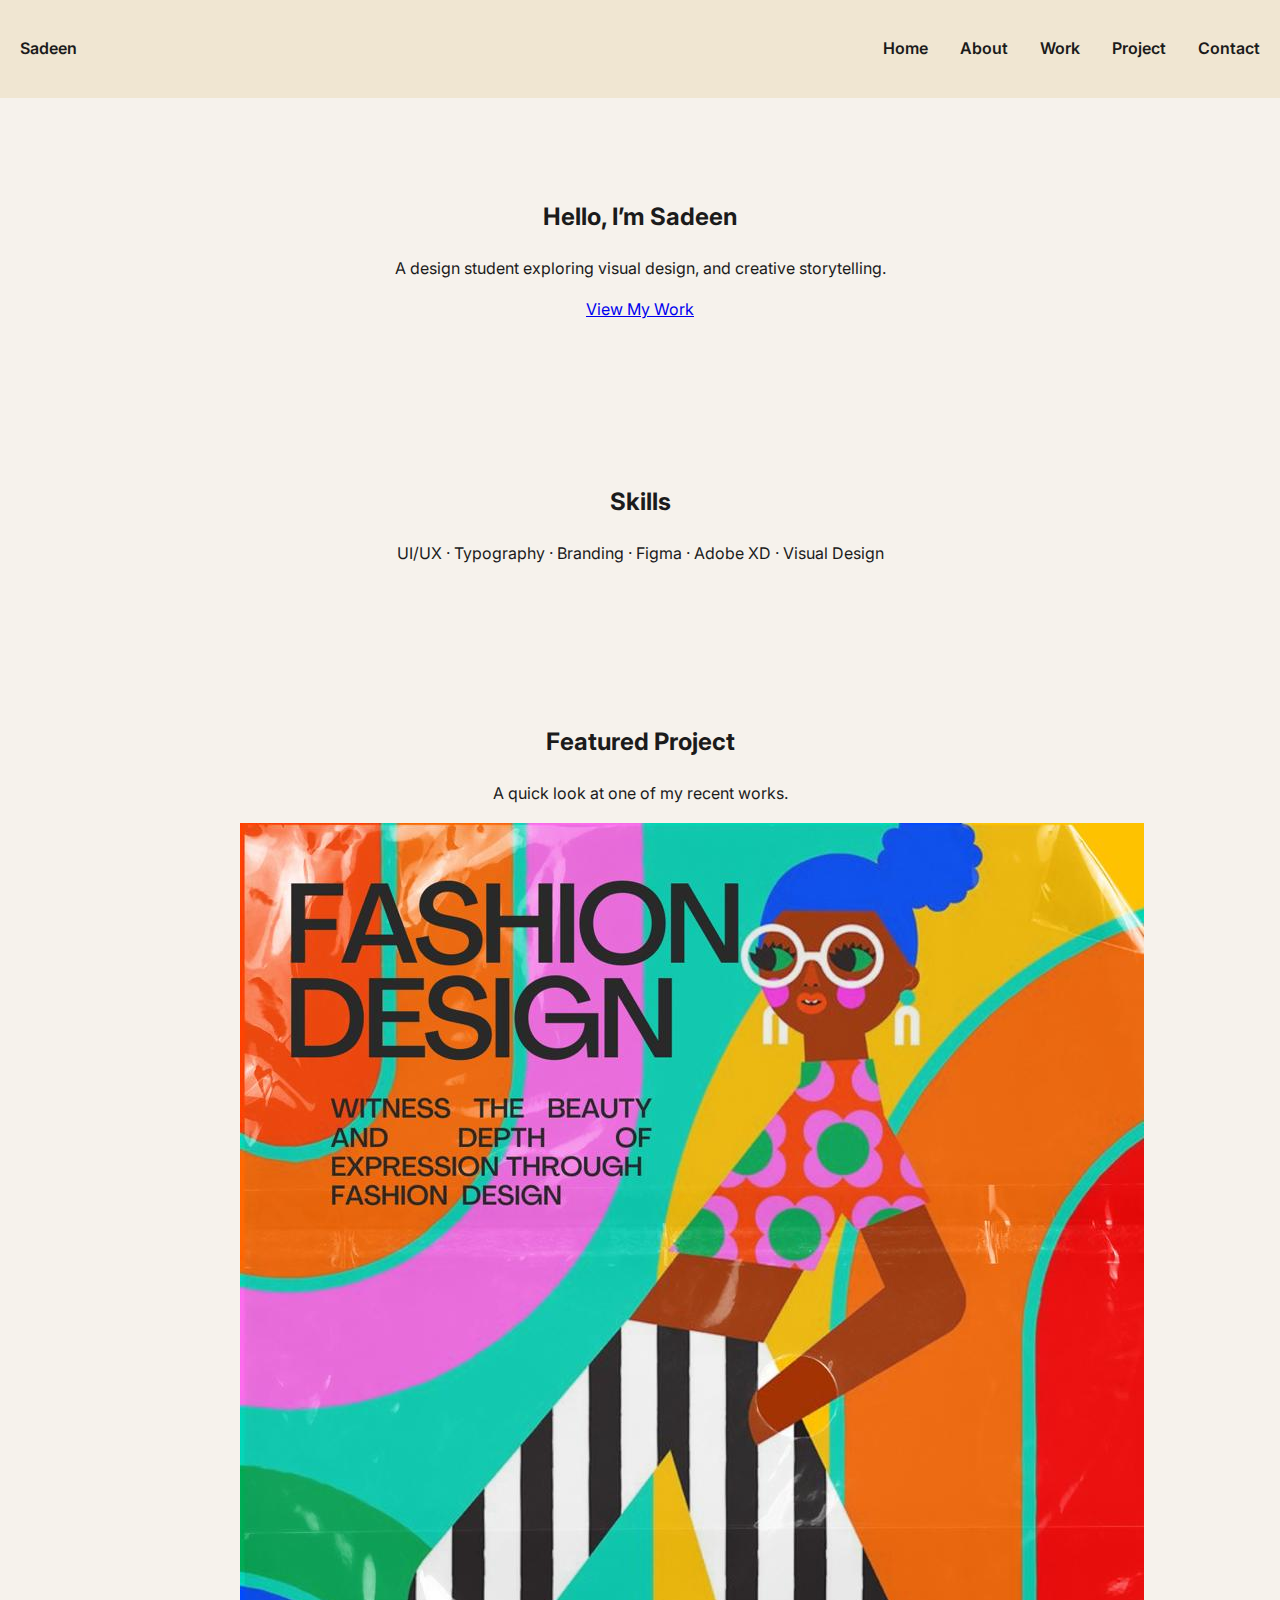
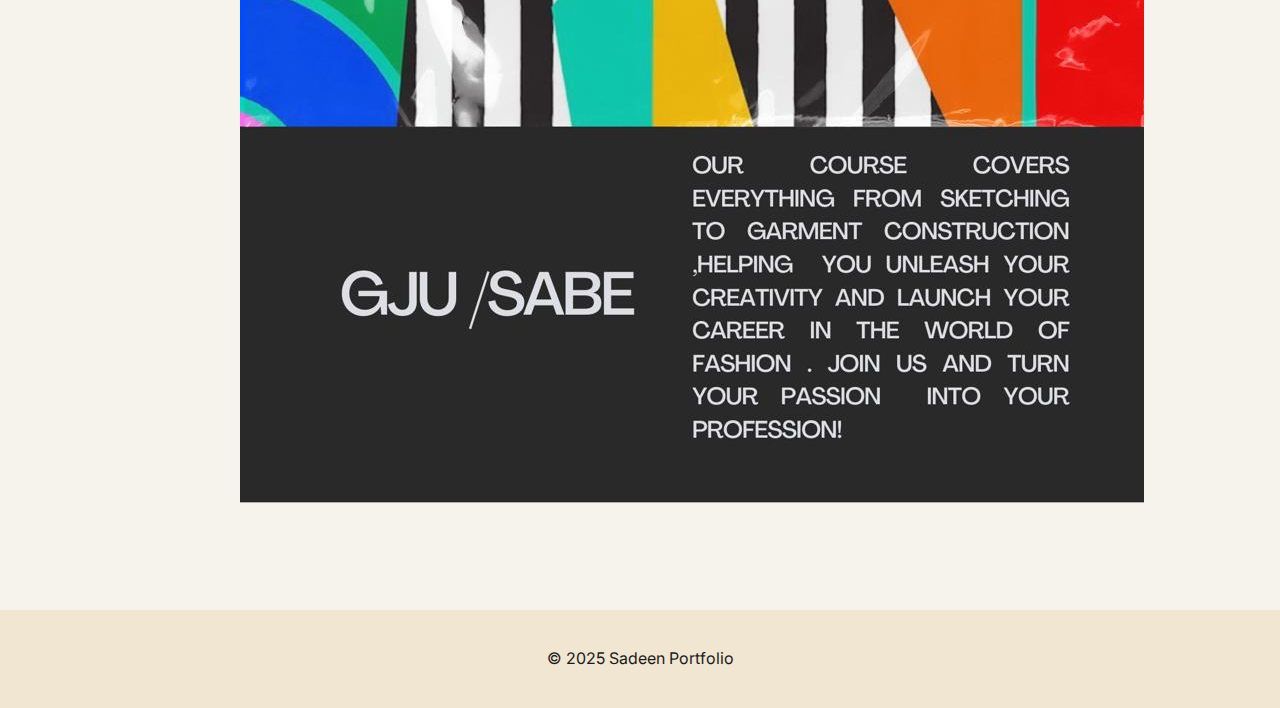
<file: index.html>
<!DOCTYPE html>
<html lang="en">
<head>
    <meta charset="UTF-8">
    <meta name="viewport" content="width=device-width, initial-scale=1.0">
    <title>Portfolio – Home</title>
    <link rel="stylesheet" href="css/style.css">
</head>

<body>
    <!-- HEADER + NAVIGATION -->
    <header>
  <nav class="nav">
    <a href="index.html" class="logo">Sadeen</a>

    <input type="checkbox" id="menu-toggle">
    <label for="menu-toggle" class="hamburger">
      <span></span>
      <span></span>
      <span></span>
    </label>

    <ul class="nav-links">
      <li><a href="index.html">Home</a></li>
      <li><a href="about.html">About</a></li>
      <li><a href="work.html">Work</a></li>
      <li><a href="projects.html">Project</a></li>
      <li><a href="contact.html">Contact</a></li>
    </ul>
  </nav>
</header>


    <!-- MAIN CONTENT -->
    <main>
        <!-- HERO SECTION -->
        <section class="hero">
            <h2>Hello, I’m Sadeen</h2>
            <p>A design student exploring visual design, and creative storytelling.</p>
            <a class="btn" href="projects.html">View My Work</a>
        </section>

        <!-- SKILLS SECTION -->
        <section class="skills">
            <h2>Skills</h2>
            <p>UI/UX · Typography · Branding · Figma · Adobe XD · Visual Design</p>
        </section>

        <!-- FEATURED PROJECT SECTION -->
        <section class="featured">
            <h2>Featured Project</h2>
            <p>A quick look at one of my recent works.</p>
            <img src="png.jpg" alt="Project preview">
        </section>
    </main>

    <!-- FOOTER -->
    <footer>
        <p>© 2025 Sadeen Portfolio</p>
    </footer>
</body>
</html>
</file>
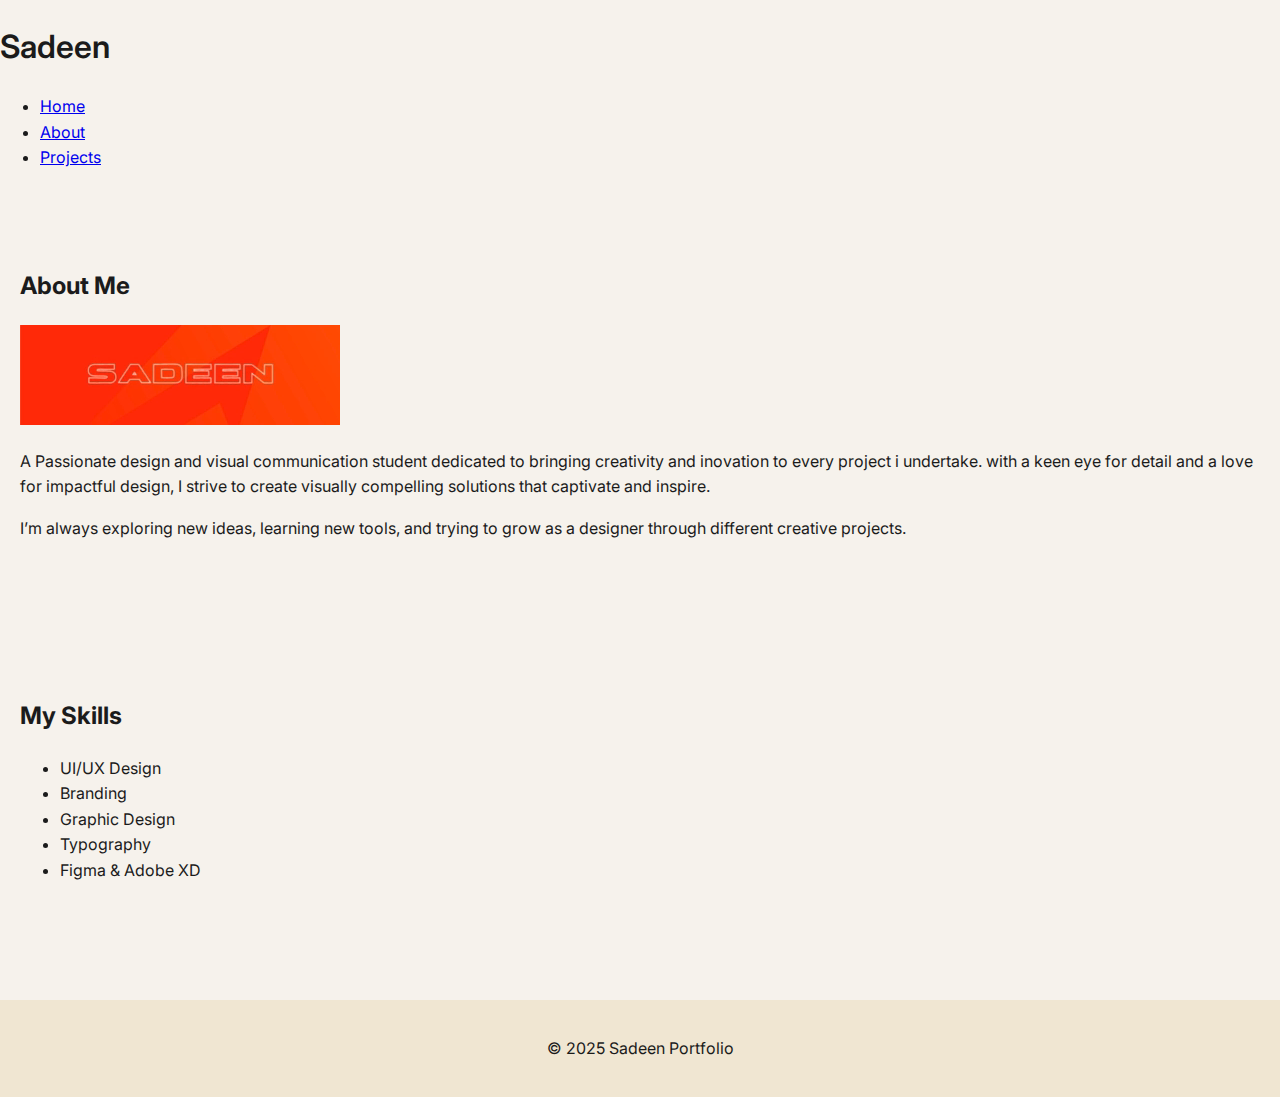
<file: about.html>
<!DOCTYPE html>
<html lang="en">
<head>
    <meta charset="UTF-8">
    <meta name="viewport" content="width=device-width, initial-scale=1.0">
    <title>Portfolio  About</title>
    <link rel="stylesheet" href="css/style.css">
</head>

<body>
    <!-- HEADER + NAVIGATION -->
    <header>
        <nav>
            <h1 class="logo">Sadeen</h1>
            <ul>
                <li><a href="index.html">Home</a></li>
                <li><a href="about.html">About</a></li>
                <li><a href="projects.html">Projects</a></li>
            </ul>
        </nav>
    </header>

    <main>
        <!-- ABOUT ME -->
        <section class="about-section">
            <h2>About Me</h2>
            <video src="Orange White Clean and Modular eSports Twitch Panel.mp4" autoplay loop muted></video>
            <p>
               A Passionate design and visual communication student dedicated to bringing creativity and inovation to every project i undertake.
               with a keen eye for detail and a love for impactful design, 
               I strive to create visually compelling solutions that captivate and inspire.
            </p>
            
            <p>
                I’m always exploring new ideas, learning new tools, and trying to
                grow as a designer through different creative projects.
            </p>
        </section>

        <!-- SKILLS -->
        <section class="skills-list">
            <h2>My Skills</h2>
            <ul>
                <li>UI/UX Design</li>
                <li>Branding</li>
                <li>Graphic Design</li>
                <li>Typography</li>
                <li>Figma & Adobe XD</li>
            </ul>
        </section>
    </main>
<!-- FOOTER -->
    <footer>
        <p>© 2025 Sadeen Portfolio</p>
    </footer>
</body>
</html>
</file>
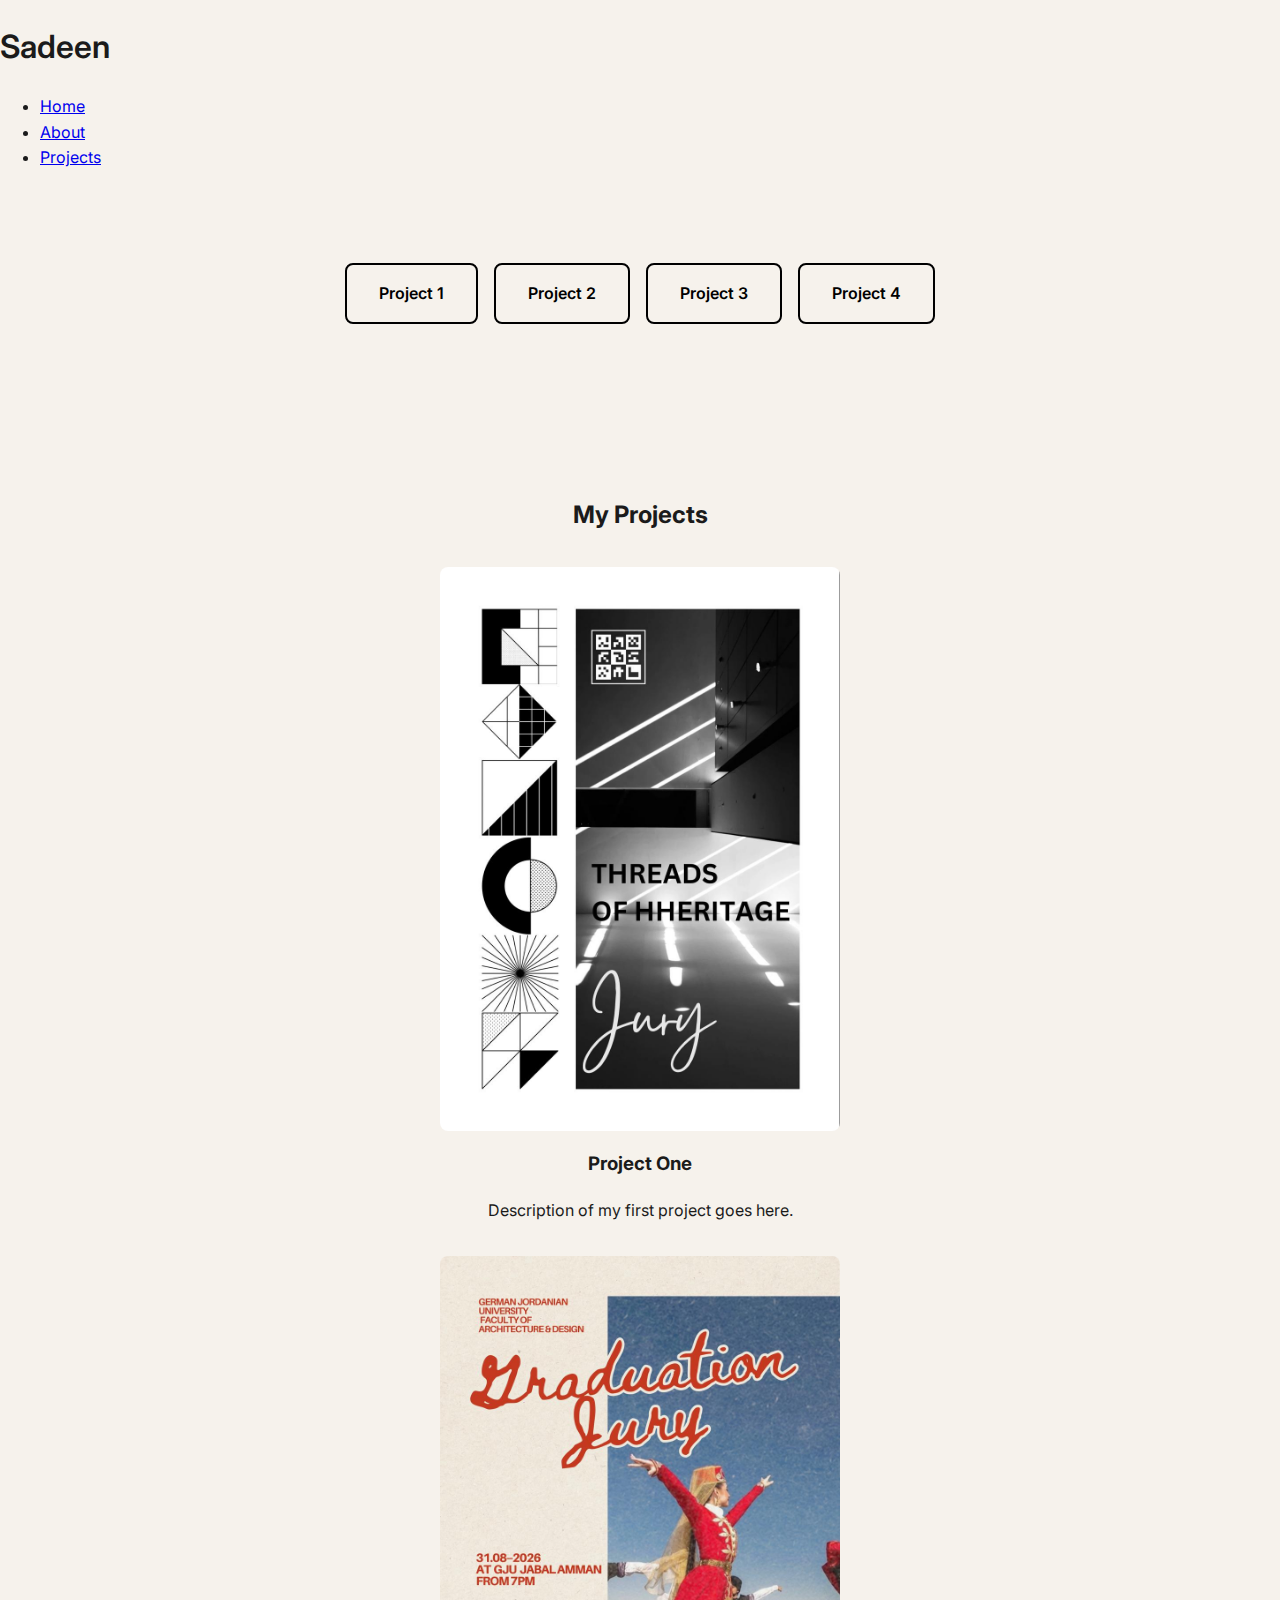
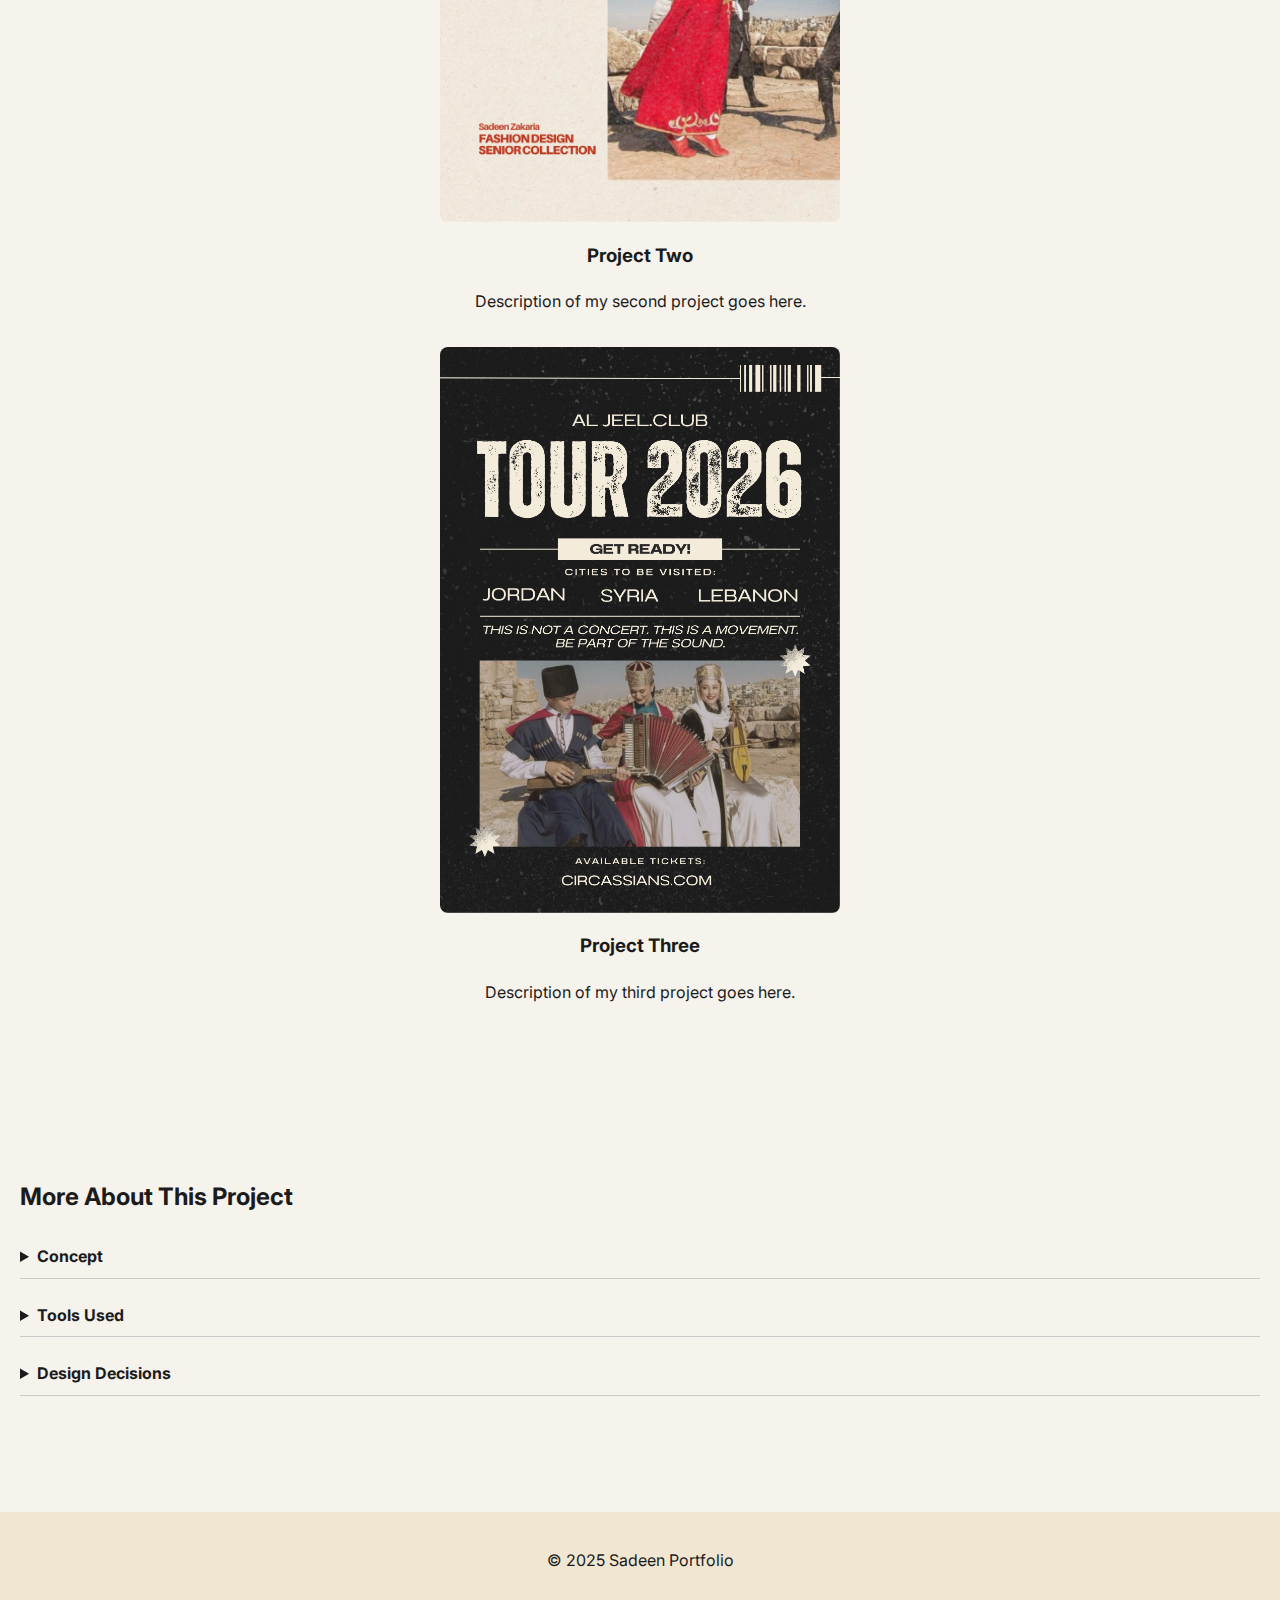
<file: projects.html>
<!DOCTYPE html>
<html lang="en">
<head>
    <meta charset="UTF-8">
    <meta name="viewport" content="width=device-width, initial-scale=1.0">
    <title>Portfolio – Projects</title>
    <link rel="stylesheet" href="css/style.css">
</head>

<body>
    <!-- HEADER + NAVIGATION -->
    <header>
        <nav>
            <h1 class="logo">Sadeen</h1>
            <ul>
                <li><a href="index.html">Home</a></li>
                <li><a href="about.html">About</a></li>
                <li><a href="projects.html">Projects</a></li>
            </ul>
        </nav>
    </header>

    <main>
        <section class="work-grid">
  <article class="work-item">Project 1</article>
  <article class="work-item">Project 2</article>
  <article class="work-item">Project 3</article>
  <article class="work-item">Project 4</article>
</section>

        <section class="projects-container">
            <h2>My Projects</h2>

            <!-- PROJECT 1 -->
            <div class="project">
                <img src="p1.jpg" alt="Project 1 image">
                <h3>Project One</h3>
                <p>Description of my first project goes here.</p>
            </div>

            <!-- PROJECT 2 -->
            <div class="project">
                <img src="p2.jpg" alt="Project 2 image">
                <h3>Project Two</h3>
                <p>Description of my second project goes here.</p>
            </div>

            <!-- PROJECT 3 -->
            <div class="project">
                <img src="Black Modern Music Tour Poster.png" alt="Project 3 image">
                <h3>Project Three</h3>
                <p>Description of my third project goes here.</p>
            </div>
        </section>
    </main>
    <section class="accordion">
  <h2>More About This Project</h2>

  <details>
    <summary>Concept</summary>
    <p>This project explores visual identity through layout, typography, and interaction.</p>
  </details>

  <details>
    <summary>Tools Used</summary>
    <p>HTML5, CSS Grid, Flexbox, and Figma for prototyping.</p>
  </details>

  <details>
    <summary>Design Decisions</summary>
    <p>I focused on simplicity and clarity to keep the portfolio readable on all devices.</p>
  </details>
</section>

<!-- FOOTER -->
    <footer>
        <p>© 2025 Sadeen Portfolio</p>
    </footer>
</body>
</html>
</file>
<file: css/style.css>
/* =========================
   TYPOGRAPHY & BASE
========================= */
@import url('https://fonts.googleapis.com/css2?family=Poppins:wght@400;600&family=Inter:wght@300;400;500&display=swap');

html {
  scroll-behavior: smooth;
}

body {
  font-family: 'Inter', sans-serif;
  background-color: #F6F2EC;
  color: #1B1B1B;
  margin: 0;
  line-height: 1.6;
}

/* =========================
   NAVIGATION
========================= */
.nav {
  display: flex;
  justify-content: space-between;
  align-items: center;
  padding: 20px;
  background-color: #F0E6D2;
}

.logo {
  text-decoration: none;
  font-weight: 600;
  color: #1B1B1B;
}

.nav-links {
  list-style: none;
  display: flex;
  gap: 2rem;
}

.nav-links a {
  text-decoration: none;
  color: #1B1B1B;
  font-weight: 600;
}

#menu-toggle {
  display: none;
}

.hamburger {
  display: none;
  flex-direction: column;
  cursor: pointer;
}

.hamburger span {
  width: 25px;
  height: 3px;
  background: #000;
  margin: 4px 0;
}

/* Mobile Nav */
@media (max-width: 768px) {
  .hamburger {
    display: flex;
  }

  .nav-links {
    position: absolute;
    top: 70px;
    right: 0;
    width: 100%;
    background: #F0E6D2;
    flex-direction: column;
    display: none;
    padding: 1rem 0;
  }

  #menu-toggle:checked + .hamburger + .nav-links {
    display: flex;
  }
}

/* =========================
   SECTIONS
========================= */
section:not(.hero) {
  padding: 60px 20px;
}

/* =========================
   PROJECT BUTTONS
========================= */
.work-grid {
  display: flex;
  gap: 1rem;
  justify-content: center;
  flex-wrap: wrap;
  margin: 2rem 0;
}

.work-item {
  text-decoration: none;
  padding: 1rem 2rem;
  border: 2px solid #000;
  border-radius: 8px;
  color: #000;
  font-weight: 600;
  transition: all 0.3s ease;
}

.work-item:hover {
  background-color: #000;
  color: #fff;
}

/* =========================
   PROJECTS PAGE
========================= */
.projects-container {
  max-width: 1000px;
  margin: 0 auto;
  text-align: center;
}

.project {
  margin: 2rem auto;
  max-width: 400px;
}

.project img {
  display: block;
  margin: 0 auto 1rem;
  max-width: 100%;
  border-radius: 8px;
}

/* =========================
   ACCORDION
========================= */
.accordion details {
  margin-bottom: 1rem;
  border-bottom: 1px solid #ccc;
}

.accordion summary {
  font-weight: bold;
  cursor: pointer;
  padding: 0.5rem 0;
}

/* =========================
   ABOUT PAGE
========================= */
.about-container {
  max-width: 800px;
  margin: 0 auto;
  text-align: center;
  padding: 2rem 1rem;
}

.about-video {
  display: block;
  margin: 1.5rem auto;
  max-width: 100%;
  border-radius: 12px;
}

/* =========================
   SKILLS
========================= */
.skills-container {
  max-width: 800px;
  margin: 2rem auto;
  text-align: center;
}

.skills-container ul {
  list-style: none;
  padding: 0;
}

.skills-container li {
  margin: 0.5rem 0;
}

/* =========================
   FOOTER
========================= */
footer {
  background-color: #F0E6D2;
  padding: 20px;
  text-align: center;
  margin-top: 40px;
}
/* HOME PAGE LAYOUT */
.hero {
  max-width: 1000px;
  margin: 0 auto;
  text-align: center;
  padding: 80px 20px;
}
.featured-image {
  max-width: 500px;
  margin: 0 auto;
}

.featured-image img {
  width: 100%;
  border-radius: 8px;
}
.skills {
  max-width: 800px;
  margin: 0 auto;
  text-align: center;
}
.featured {
  max-width: 800px;
  margin: 0 auto;
  text-align: center;
}
</file>
